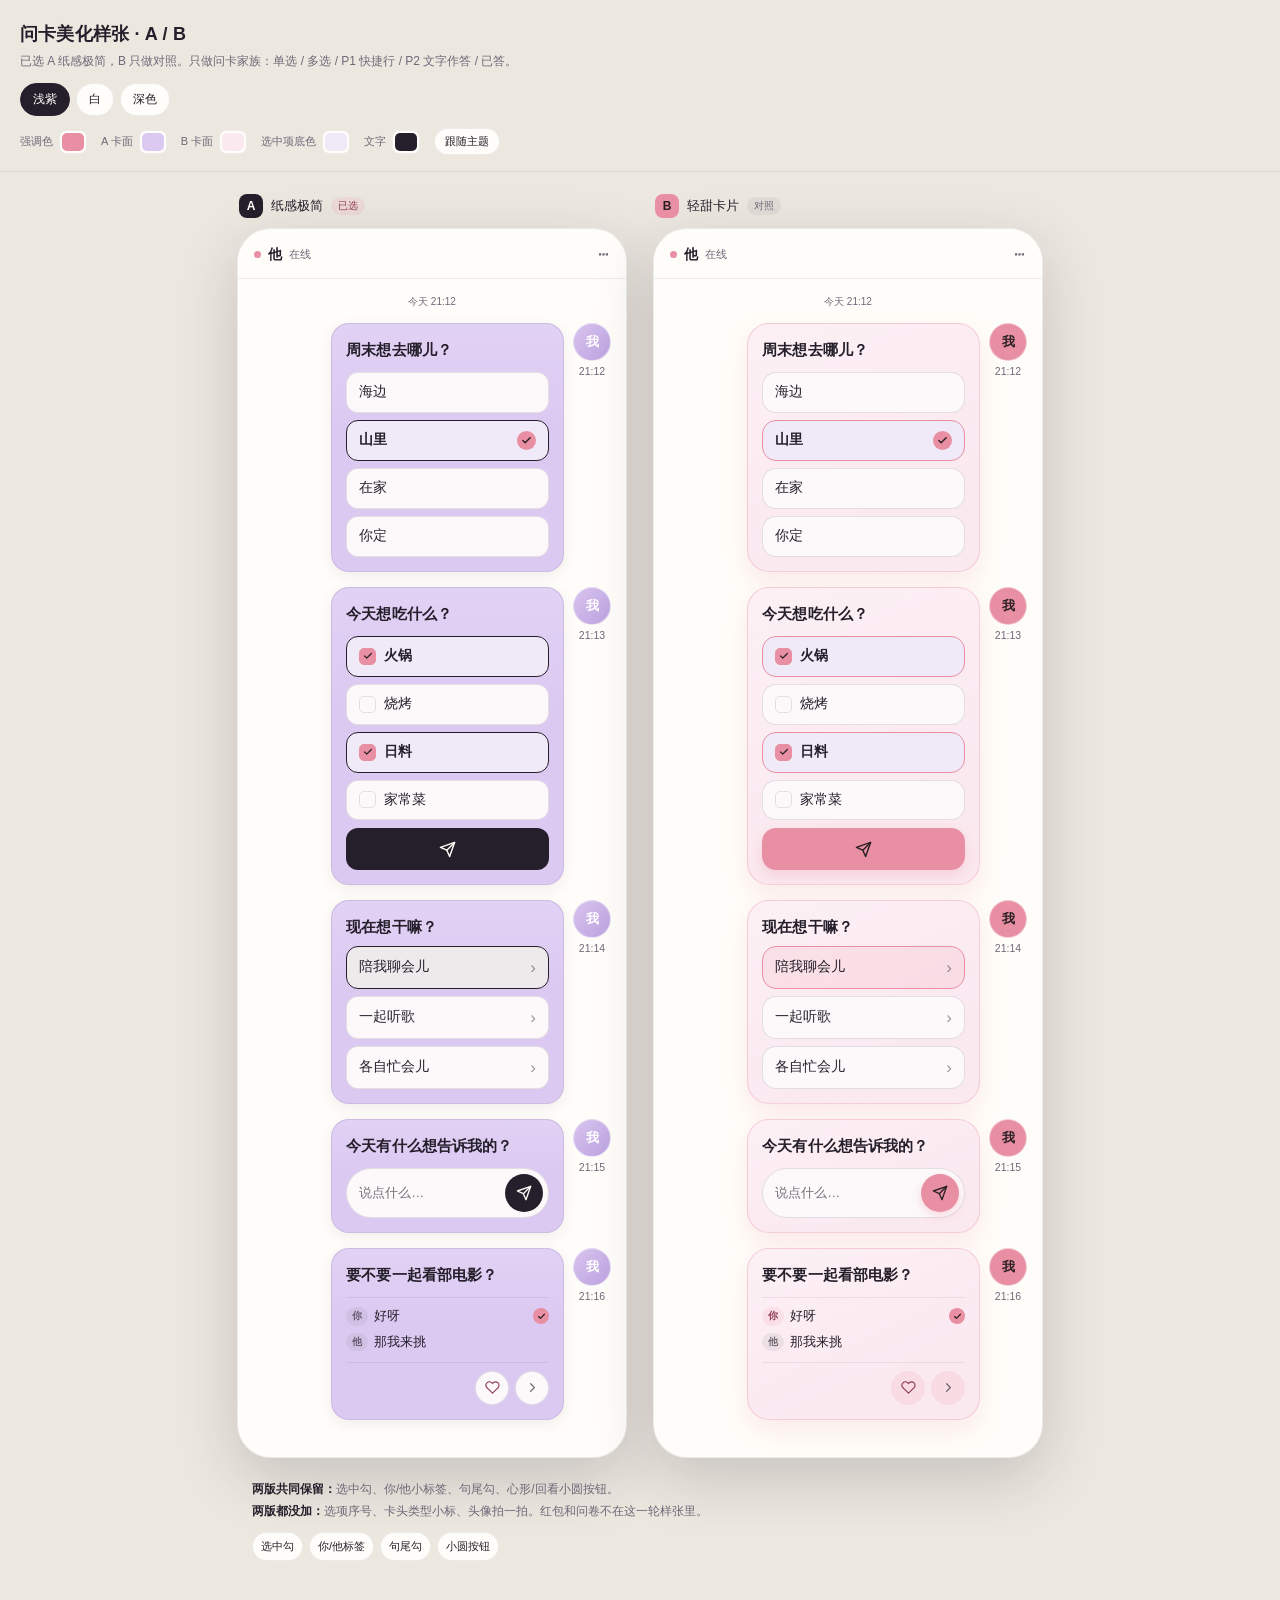
<file: card-style-preview.html>
<!doctype html>
<html lang="zh-CN" data-theme="lav">
<head>
<meta charset="utf-8">
<meta name="viewport" content="width=device-width, initial-scale=1, viewport-fit=cover">
<title>问卡美化样张 · A / B</title>
<style>
  * { box-sizing: border-box; }
  html, body { margin:0; padding:0; }
  body {
    font-family: -apple-system, BlinkMacSystemFont, "PingFang SC", "Hiragino Sans GB", "Microsoft YaHei", "Noto Sans CJK SC", sans-serif;
    background: var(--page);
    color: var(--ink);
    -webkit-font-smoothing: antialiased;
  }
  html[data-theme="lav"] {
    --page:#ece7df; --phone:#fffdf9; --ink:#241f2b; --muted:#6f6878;
    --bubble:#dcc9f2; --bubble-ink:#241f2b; --bubble-muted:rgba(36,31,43,.62);
    --card-border:rgba(36,31,43,.08); --card-shadow:0 4px 14px rgba(36,31,43,.07);
    --a-top:rgba(255,255,255,.16);
    --b-top:rgba(255,255,255,.35); --b-base:#fbe9f0;
    --opt-bg:#fdf9fb; --opt-ink:#241f2b; --opt-border:rgba(36,31,43,.12);
    --opt-sel-bg:#f0e9f7; --opt-sel-border:#241f2b;
    --accent:#e88fa3; --accent-ink:#2a2024; --accent-strong:#8f3d52; --accent-soft:rgba(232,143,163,.15);
    --line:rgba(36,31,43,.08); --phone-shadow:0 20px 60px rgba(36,31,43,.18);
  }
  html[data-theme="white"] {
    --page:#f3efe8; --phone:#f7f2ea; --ink:#222; --muted:#6f6878;
    --bubble:#fff; --bubble-ink:#222; --bubble-muted:rgba(34,34,34,.62);
    --card-border:rgba(0,0,0,.08); --card-shadow:0 4px 14px rgba(0,0,0,.06);
    --a-top:rgba(255,255,255,.8);
    --b-top:rgba(255,255,255,.4); --b-base:#fdf4f7;
    --opt-bg:#fbf9f5; --opt-ink:#222; --opt-border:rgba(0,0,0,.11);
    --opt-sel-bg:#f1ede5; --opt-sel-border:#222;
    --accent:#e88fa3; --accent-ink:#2a2024; --accent-strong:#8f3d52; --accent-soft:rgba(232,143,163,.16);
    --line:rgba(0,0,0,.08); --phone-shadow:0 20px 60px rgba(36,31,43,.14);
  }
  html[data-theme="dark"] {
    --page:#0f0f0f; --phone:#161616; --ink:#f1f1f1; --muted:#b0b0b0;
    --bubble:#1d1d1d; --bubble-ink:#f1f1f1; --bubble-muted:rgba(241,241,241,.62);
    --card-border:rgba(255,255,255,.14); --card-shadow:0 6px 18px rgba(0,0,0,.45);
    --a-top:rgba(255,255,255,.06);
    --b-top:rgba(255,255,255,.1); --b-base:#2a2226;
    --opt-bg:#242424; --opt-ink:#f1f1f1; --opt-border:rgba(255,255,255,.22);
    --opt-sel-bg:#303030; --opt-sel-border:#f1f1f1;
    --accent:#f0a3b5; --accent-ink:#2a2024; --accent-strong:#f0a3b5; --accent-soft:rgba(240,163,181,.14);
    --line:rgba(255,255,255,.1); --phone-shadow:0 24px 70px rgba(0,0,0,.6);
  }

  .top {
    position: sticky; top:0; z-index:10;
    padding:22px 20px 16px;
    background:var(--page);
    border-bottom:1px solid var(--line);
  }
  .top h1 { margin:0; font-size:18px; letter-spacing:.2px; }
  .top .sub { margin-top:6px; color:var(--muted); font-size:12px; line-height:1.6; }
  .segs { display:flex; gap:6px; margin-top:12px; }
  .segs button {
    border:1px solid var(--line); background:var(--phone); color:var(--ink);
    padding:7px 12px; border-radius:999px; font:inherit; font-size:12px; cursor:pointer;
  }
  .segs button.on { background:var(--ink); color:var(--phone); border-color:var(--ink); }
  .colors {
    display:flex; flex-wrap:wrap; align-items:center; gap:9px 14px;
    margin-top:12px; font-size:11px; color:var(--muted);
  }
  .colors label { display:inline-flex; align-items:center; gap:6px; white-space:nowrap; }
  .colors input[type="color"] {
    width:28px; height:24px; padding:0; border:1px solid var(--line);
    border-radius:7px; background:var(--phone); cursor:pointer;
  }
  .colors input[type="color"]::-webkit-color-swatch-wrapper { padding:2px; }
  .colors input[type="color"]::-webkit-color-swatch { border:none; border-radius:5px; }
  .colors .reset {
    border:1px solid var(--line); background:var(--phone); color:var(--ink);
    padding:5px 10px; border-radius:999px; font:inherit; font-size:11px; cursor:pointer;
  }
  html[data-theme="dark"] .colors input[type="color"] { border-color:rgba(255,255,255,.32); }

  .stage {
    display:flex; gap:26px; justify-content:center; align-items:flex-start; flex-wrap:wrap;
    padding:22px 18px 12px;
  }
  .col { width:390px; max-width:100%; }
  .col-head { display:flex; align-items:center; gap:8px; margin:0 2px 10px; font-size:13px; color:var(--ink); }
  .col-head b {
    display:inline-flex; width:24px; height:24px; border-radius:8px;
    background:var(--ink); color:var(--phone);
    align-items:center; justify-content:center; font-size:12px;
  }
  .col-head .picked, .col-head .alt { font-size:10px; padding:2px 7px; border-radius:999px; }
  .col-head .picked { background:var(--accent-soft); color:var(--accent-strong); }
  .col-head .alt { background:rgba(127,127,127,.1); color:var(--muted); }
  .col[data-variant="b"] .col-head b { background:var(--accent); color:var(--accent-ink); }

  .phone {
    width:390px; max-width:100%; height:auto;
    background:var(--phone); border:1px solid var(--line); border-radius:34px;
    box-shadow:var(--phone-shadow); overflow:hidden;
    display:flex; flex-direction:column;
  }
  .chat-head {
    display:flex; align-items:center; gap:7px;
    padding:15px 16px 13px; border-bottom:1px solid var(--line);
    background:var(--phone); flex:none;
  }
  .chat-head .dot { width:7px; height:7px; border-radius:50%; background:var(--accent); }
  .chat-head b { font-size:14px; }
  .chat-head .online { font-size:11px; color:var(--muted); }
  .chat-head .dots { margin-left:auto; color:var(--muted); font-size:18px; letter-spacing:2px; }
  .chat-body { flex:1; min-height:0; overflow:visible; padding:14px 14px 22px; }

  .date { text-align:center; font-size:10px; color:var(--muted); margin:2px 0 14px; }
  .msg {
    display:flex; align-items:flex-start; gap:8px;
    width:78%; margin-left:auto; margin-bottom:15px;
  }
  .side { width:40px; flex:none; display:flex; flex-direction:column; align-items:center; gap:4px; }
  .av {
    width:38px; height:38px; border-radius:50%;
    background:linear-gradient(135deg,#d8c4ee,#bca2e0);
    color:#fff; font-size:13px; font-weight:700;
    display:flex; align-items:center; justify-content:center;
    border:1.5px solid rgba(255,255,255,.55);
  }
  .col[data-variant="b"] .av { background:var(--accent); color:var(--accent-ink); }
  .time { font-size:10.5px; color:var(--muted); white-space:nowrap; }

  .card {
    position:relative; overflow:hidden; flex:1; min-width:0;
    padding:14px; border-radius:18px;
    background:var(--bubble); border:1px solid var(--card-border);
    box-shadow:var(--card-shadow); color:var(--bubble-ink);
  }
  .col[data-variant="a"] .card::before {
    content:''; position:absolute; inset:0; border-radius:inherit;
    background:linear-gradient(180deg, var(--a-top), transparent 42%);
    pointer-events:none;
  }
  .col[data-variant="a"] .card > * { position:relative; z-index:1; }
  .col[data-variant="b"] .card {
    border-radius:22px;
    border-color:color-mix(in srgb, var(--accent) 35%, transparent);
    background:linear-gradient(155deg, var(--b-top), transparent 72%), var(--b-base);
    box-shadow:0 10px 26px color-mix(in srgb, var(--accent) 18%, transparent);
  }
  .q { font-size:15px; font-weight:700; line-height:1.6; letter-spacing:.1px; }

  .opts { display:flex; flex-direction:column; gap:7px; margin-top:10px; }
  .opt {
    display:flex; align-items:center; gap:8px;
    padding:10px 12px; border-radius:12px;
    background:var(--opt-bg); border:1px solid var(--opt-border);
    color:var(--opt-ink); font-size:13.5px; line-height:1.4;
    transition:border-color .16s ease, background .16s ease, transform .12s ease;
  }
  .opt:active { transform:scale(.995); }
  .opt-t { flex:1; min-width:0; }
  .opt.sel { border-color:var(--opt-sel-border); background:var(--opt-sel-bg); font-weight:600; }
  .col[data-variant="a"] .opt.sel {
    border-color:var(--opt-ink);
    background:var(--opt-sel-bg);
  }
  .col[data-variant="b"] .opt { border-radius:14px; }
  .col[data-variant="b"] .opt.sel { border-color:var(--accent); background:var(--opt-sel-bg); }
  .opt-check {
    width:19px; height:19px; border-radius:50%; flex:none;
    background:var(--accent); color:var(--accent-ink);
    display:inline-flex; align-items:center; justify-content:center;
  }
  .opt-check svg { width:11px; height:11px; }
  .opt-box {
    width:17px; height:17px; border-radius:5px; flex:none;
    border:1.5px solid var(--opt-border);
    display:inline-flex; align-items:center; justify-content:center;
    color:transparent;
  }
  .opt-box svg { width:10px; height:10px; }
  .opt.sel .opt-box { background:var(--accent); border-color:var(--accent); color:var(--accent-ink); }

  .submit {
    width:100%; height:42px; margin-top:8px; border:none; border-radius:12px;
    background:var(--ink); color:var(--phone);
    display:flex; align-items:center; justify-content:center;
    cursor:pointer;
  }
  .submit svg { width:17px; height:17px; }
  .col[data-variant="b"] .submit {
    border-radius:14px;
    background:var(--accent); color:var(--accent-ink);
    box-shadow:0 6px 14px color-mix(in srgb, var(--accent) 28%, transparent);
  }

  .quick {
    display:flex; align-items:center; gap:8px;
    padding:11px 12px; margin-top:7px; border-radius:12px;
    background:var(--opt-bg); border:1px solid var(--opt-border);
    color:var(--opt-ink); font-size:13.5px; line-height:1.4;
  }
  .quick .chev { margin-left:auto; opacity:.45; font-size:17px; line-height:1; }
  .quick.is-press { border-color:var(--opt-sel-border); background:var(--opt-sel-bg); }
  .col[data-variant="a"] .quick.is-press {
    border-color:var(--opt-ink);
    background:color-mix(in srgb, var(--opt-ink) 7%, var(--opt-bg));
  }
  .col[data-variant="b"] .quick { border-radius:14px; }
  .col[data-variant="b"] .quick.is-press { border-color:var(--accent); background:var(--accent-soft); }

  .inputbar {
    display:flex; align-items:center; gap:8px;
    margin-top:10px; padding:5px 5px 5px 12px;
    border-radius:999px; background:var(--opt-bg); border:1px solid var(--opt-border);
  }
  .inputbar .ph { flex:1; min-width:0; font-size:13px; color:var(--bubble-muted); }
  .send {
    width:38px; height:38px; border:none; border-radius:50%;
    background:var(--ink); color:var(--phone);
    display:flex; align-items:center; justify-content:center; flex:none;
    cursor:pointer;
  }
  .send svg { width:16px; height:16px; }
  .col[data-variant="b"] .send {
    background:var(--accent); color:var(--accent-ink);
    box-shadow:0 4px 10px color-mix(in srgb, var(--accent) 30%, transparent);
  }

  .lines {
    margin-top:10px; padding-top:9px; border-top:1px solid var(--line);
    display:flex; flex-direction:column; gap:7px;
  }
  .line { display:flex; align-items:flex-start; gap:6px; font-size:13px; line-height:1.45; }
  .who {
    flex:none; font-size:10px; font-weight:700; padding:2px 6px; border-radius:999px;
    background:rgba(127,127,127,.12); color:var(--bubble-muted);
  }
  .col[data-variant="b"] .who.you { background:var(--accent-soft); color:var(--accent-strong); }
  .line-t { flex:1; min-width:0; word-break:break-word; }
  .line-done {
    flex:none; width:16px; height:16px; border-radius:50%;
    background:var(--accent); color:var(--accent-ink);
    display:inline-flex; align-items:center; justify-content:center; margin-top:1px;
  }
  .line-done svg { width:9px; height:9px; }
  .card-foot {
    display:flex; justify-content:flex-end; gap:6px;
    margin-top:10px; padding-top:8px; border-top:1px solid var(--line);
  }
  .round {
    width:34px; height:34px; border-radius:50%;
    border:1px solid var(--opt-border); background:var(--opt-bg);
    color:var(--bubble-muted);
    display:flex; align-items:center; justify-content:center;
    cursor:pointer; padding:0;
  }
  .round svg { width:15px; height:15px; }
  .round.heart { color:var(--accent-strong); }
  .col[data-variant="b"] .round { background:var(--accent-soft); border-color:transparent; }

  .legend {
    max-width:820px; margin:8px auto 42px; padding:0 22px;
    color:var(--muted); font-size:12px; line-height:1.85;
  }
  .legend b { color:var(--ink); }
  .legend .chips { display:flex; flex-wrap:wrap; gap:6px; margin:10px 0 0; }
  .legend .chips span {
    border:1px solid var(--line); background:var(--phone); color:var(--ink);
    padding:3px 8px; border-radius:999px; font-size:11px;
  }
  @media (max-width: 840px) {
    .stage { padding:16px 12px 8px; gap:18px; }
    .phone { border-radius:28px; }
    .top { padding:16px 16px 12px; }
    .top h1 { font-size:16px; }
    .colors input[type="color"] { width:36px; height:36px; }
    .round { width:36px; height:36px; }
    .send { width:40px; height:40px; }
  }
  @media (max-width: 600px) {
    .top { position:static; }
  }
</style>
</head>
<body>
<header class="top">
  <h1>问卡美化样张 · A / B</h1>
  <div class="sub">已选 A 纸感极简，B 只做对照。只做问卡家族：单选 / 多选 / P1 快捷行 / P2 文字作答 / 已答。</div>
  <div class="segs">
    <button data-pick="lav" class="on">浅紫</button>
    <button data-pick="white">白</button>
    <button data-pick="dark">深色</button>
  </div>
  <div class="colors">
    <label>强调色<input type="color" id="c-accent" value="#e88fa3"></label>
    <label>A 卡面<input type="color" id="c-bubble" value="#dcc9f2"></label>
    <label>B 卡面<input type="color" id="c-bbase" value="#fbe9f0"></label>
    <label>选中项底色<input type="color" id="c-opt" value="#f0e9f7"></label>
    <label>文字<input type="color" id="c-text" value="#241f2b"></label>
    <button class="reset" id="c-reset" type="button">跟随主题</button>
  </div>
</header>

<main class="stage">
  <section class="col" data-variant="a">
    <div class="col-head"><b>A</b><span>纸感极简</span><span class="picked">已选</span></div>
    <div class="phone">
      <div class="chat-head"><span class="dot"></span><b>他</b><span class="online">在线</span><span class="dots">⋯</span></div>
      <div class="chat-body"></div>
    </div>
  </section>
  <section class="col" data-variant="b">
    <div class="col-head"><b>B</b><span>轻甜卡片</span><span class="alt">对照</span></div>
    <div class="phone">
      <div class="chat-head"><span class="dot"></span><b>他</b><span class="online">在线</span><span class="dots">⋯</span></div>
      <div class="chat-body"></div>
    </div>
  </section>
</main>

<div class="legend">
  <b>两版共同保留：</b>选中勾、你/他小标签、句尾勾、心形/回看小圆按钮。<br>
  <b>两版都没加：</b>选项序号、卡头类型小标、头像拍一拍。红包和问卷不在这一轮样张里。
  <div class="chips"><span>选中勾</span><span>你/他标签</span><span>句尾勾</span><span>小圆按钮</span></div>
</div>

<template id="chat-tpl">
  <div class="date">今天 21:12</div>

  <div class="msg">
    <div class="card">
      <div class="q">周末想去哪儿？</div>
      <div class="opts">
        <div class="opt"><span class="opt-t">海边</span></div>
        <div class="opt sel"><span class="opt-t">山里</span><span class="opt-check"><svg viewBox="0 0 24 24" fill="none" stroke="currentColor" stroke-width="3" stroke-linecap="round" stroke-linejoin="round"><path d="M20 6L9 17l-5-5"/></svg></span></div>
        <div class="opt"><span class="opt-t">在家</span></div>
        <div class="opt"><span class="opt-t">你定</span></div>
      </div>
    </div>
    <div class="side"><div class="av">我</div><div class="time">21:12</div></div>
  </div>

  <div class="msg">
    <div class="card">
      <div class="q">今天想吃什么？</div>
      <div class="opts">
        <div class="opt sel"><span class="opt-box"><svg viewBox="0 0 24 24" fill="none" stroke="currentColor" stroke-width="3" stroke-linecap="round" stroke-linejoin="round"><path d="M20 6L9 17l-5-5"/></svg></span><span class="opt-t">火锅</span></div>
        <div class="opt"><span class="opt-box"></span><span class="opt-t">烧烤</span></div>
        <div class="opt sel"><span class="opt-box"><svg viewBox="0 0 24 24" fill="none" stroke="currentColor" stroke-width="3" stroke-linecap="round" stroke-linejoin="round"><path d="M20 6L9 17l-5-5"/></svg></span><span class="opt-t">日料</span></div>
        <div class="opt"><span class="opt-box"></span><span class="opt-t">家常菜</span></div>
      </div>
      <button class="submit" type="button" aria-label="提交"><svg viewBox="0 0 24 24" fill="none" stroke="currentColor" stroke-width="2" stroke-linecap="round" stroke-linejoin="round"><path d="M22 2L11 13"/><path d="M22 2l-7 20-4-9-9-4 20-7z"/></svg></button>
    </div>
    <div class="side"><div class="av">我</div><div class="time">21:13</div></div>
  </div>

  <div class="msg">
    <div class="card">
      <div class="q">现在想干嘛？</div>
      <div class="quick is-press"><span>陪我聊会儿</span><span class="chev">›</span></div>
      <div class="quick"><span>一起听歌</span><span class="chev">›</span></div>
      <div class="quick"><span>各自忙会儿</span><span class="chev">›</span></div>
    </div>
    <div class="side"><div class="av">我</div><div class="time">21:14</div></div>
  </div>

  <div class="msg">
    <div class="card">
      <div class="q">今天有什么想告诉我的？</div>
      <div class="inputbar"><span class="ph">说点什么…</span><button class="send" type="button" aria-label="发送"><svg viewBox="0 0 24 24" fill="none" stroke="currentColor" stroke-width="2" stroke-linecap="round" stroke-linejoin="round"><path d="M22 2L11 13"/><path d="M22 2l-7 20-4-9-9-4 20-7z"/></svg></button></div>
    </div>
    <div class="side"><div class="av">我</div><div class="time">21:15</div></div>
  </div>

  <div class="msg">
    <div class="card">
      <div class="q">要不要一起看部电影？</div>
      <div class="lines">
        <div class="line"><span class="who you">你</span><span class="line-t">好呀</span><span class="line-done"><svg viewBox="0 0 24 24" fill="none" stroke="currentColor" stroke-width="3" stroke-linecap="round" stroke-linejoin="round"><path d="M20 6L9 17l-5-5"/></svg></span></div>
        <div class="line"><span class="who ta">他</span><span class="line-t">那我来挑</span></div>
      </div>
      <div class="card-foot">
        <button class="round heart" type="button" aria-label="收藏"><svg viewBox="0 0 24 24" fill="none" stroke="currentColor" stroke-width="1.8" stroke-linecap="round" stroke-linejoin="round"><path d="M20.8 4.6a5.5 5.5 0 00-7.8 0L12 5.7l-1-1.1a5.5 5.5 0 00-7.8 7.8l1 1L12 21l7.8-7.6 1-1a5.5 5.5 0 000-7.8z"/></svg></button>
        <button class="round chev" type="button" aria-label="查看选项"><svg viewBox="0 0 24 24" fill="none" stroke="currentColor" stroke-width="2" stroke-linecap="round" stroke-linejoin="round"><path d="M9 18l6-6-6-6"/></svg></button>
      </div>
    </div>
    <div class="side"><div class="av">我</div><div class="time">21:16</div></div>
  </div>
</template>

<script>
  (function () {
    var tpl = document.getElementById('chat-tpl');
    document.querySelectorAll('.chat-body').forEach(function (body) {
      body.appendChild(tpl.content.cloneNode(true));
    });
    var root = document.documentElement;
    var themeButtons = Array.prototype.slice.call(document.querySelectorAll('[data-pick]'));
    var accent = document.getElementById('c-accent');
    var bubble = document.getElementById('c-bubble');
    var bbase = document.getElementById('c-bbase');
    var opt = document.getElementById('c-opt');
    var text = document.getElementById('c-text');
    var reset = document.getElementById('c-reset');
    var OVERRIDES = ['--accent', '--accent-strong', '--accent-soft', '--accent-ink', '--bubble', '--b-base', '--opt-sel-bg', '--bubble-ink', '--opt-ink'];

    function hexToRgb(hex) {
      hex = String(hex || '').replace('#', '');
      if (hex.length === 3) hex = hex[0] + hex[0] + hex[1] + hex[1] + hex[2] + hex[2];
      if (hex.length !== 6) return { r: 0, g: 0, b: 0 };
      return { r: parseInt(hex.slice(0, 2), 16), g: parseInt(hex.slice(2, 4), 16), b: parseInt(hex.slice(4, 6), 16) };
    }
    function toHex(v) {
      v = String(v || '').trim();
      if (v.charAt(0) === '#') {
        if (v.length === 4) return '#' + v[1] + v[1] + v[2] + v[2] + v[3] + v[3];
        return v.slice(0, 7);
      }
      var m = v.match(/rgba?\(\s*(\d+)\s*,\s*(\d+)\s*,\s*(\d+)/);
      if (m) return '#' + [m[1], m[2], m[3]].map(function (n) {
        n = Number(n).toString(16);
        return n.length < 2 ? '0' + n : n;
      }).join('');
      return '#000000';
    }
    function shade(hex, amt) {
      var c = hexToRgb(hex);
      function ch(v) { return Math.max(0, Math.min(255, Math.round(amt < 0 ? v * (1 + amt) : v + (255 - v) * amt))); }
      return '#' + [ch(c.r), ch(c.g), ch(c.b)].map(function (n) {
        n = n.toString(16);
        return n.length < 2 ? '0' + n : n;
      }).join('');
    }
    function rgba(hex, a) {
      var c = hexToRgb(hex);
      return 'rgba(' + c.r + ',' + c.g + ',' + c.b + ',' + a + ')';
    }
    function inkFor(hex) {
      var c = hexToRgb(hex);
      var lum = (0.299 * c.r + 0.587 * c.g + 0.114 * c.b) / 255;
      return lum > 0.6 ? '#2a2024' : '#ffffff';
    }
    function clearOverrides() {
      OVERRIDES.forEach(function (p) { root.style.removeProperty(p); });
    }
    function clearThemeOn() {
      themeButtons.forEach(function (b) { b.classList.remove('on'); });
    }
    function syncInputs() {
      var cs = getComputedStyle(root);
      accent.value = toHex(cs.getPropertyValue('--accent').trim());
      bubble.value = toHex(cs.getPropertyValue('--bubble').trim());
      bbase.value = toHex(cs.getPropertyValue('--b-base').trim());
      opt.value = toHex(cs.getPropertyValue('--opt-sel-bg').trim());
      text.value = toHex(cs.getPropertyValue('--bubble-ink').trim());
    }
    function applyAccent() {
      var c = accent.value;
      root.style.setProperty('--accent', c);
      root.style.setProperty('--accent-strong', shade(c, root.getAttribute('data-theme') === 'dark' ? 0.35 : -0.35));
      root.style.setProperty('--accent-soft', rgba(c, 0.16));
      root.style.setProperty('--accent-ink', inkFor(c));
      clearThemeOn();
    }
    function applyBubble() {
      root.style.setProperty('--bubble', bubble.value);
      clearThemeOn();
    }
    function applyBBase() {
      root.style.setProperty('--b-base', bbase.value);
      clearThemeOn();
    }
    function applyOpt() {
      root.style.setProperty('--opt-sel-bg', opt.value);
      clearThemeOn();
    }
    function applyText() {
      var c = text.value;
      root.style.setProperty('--bubble-ink', c);
      root.style.setProperty('--opt-ink', c);
      clearThemeOn();
    }

    themeButtons.forEach(function (btn) {
      btn.addEventListener('click', function () {
        clearOverrides();
        root.setAttribute('data-theme', btn.getAttribute('data-pick'));
        themeButtons.forEach(function (b) { b.classList.toggle('on', b === btn); });
        syncInputs();
      });
    });
    accent.addEventListener('input', applyAccent);
    bubble.addEventListener('input', applyBubble);
    bbase.addEventListener('input', applyBBase);
    opt.addEventListener('input', applyOpt);
    text.addEventListener('input', applyText);
    reset.addEventListener('click', function () {
      clearOverrides();
      syncInputs();
      themeButtons.forEach(function (b) {
        b.classList.toggle('on', b.getAttribute('data-pick') === root.getAttribute('data-theme'));
      });
    });
    syncInputs();
  })();
</script>
</body>
</html>
</file>
